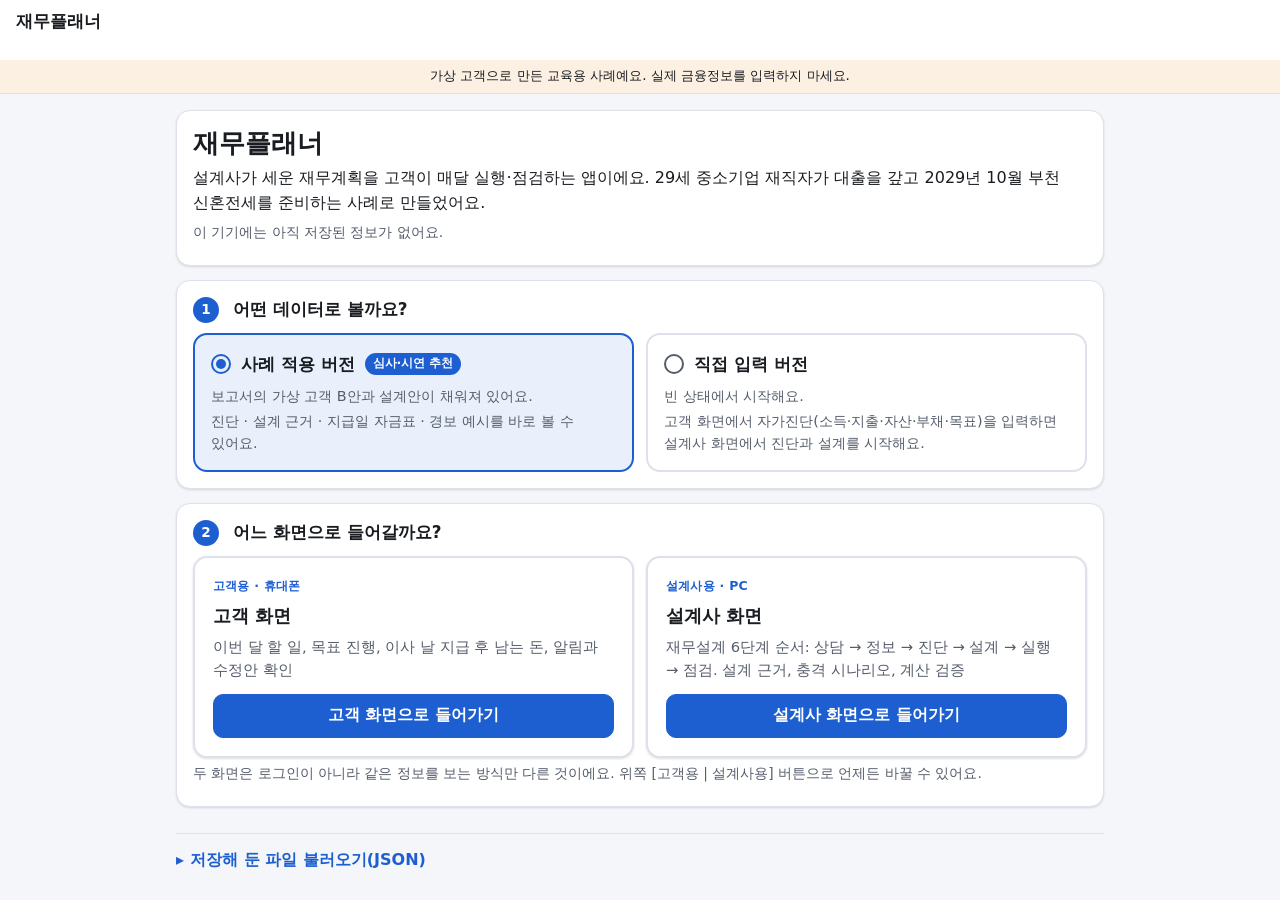
<file: index.html>
<!doctype html>
<html lang="ko">
<head>
  <meta charset="utf-8">
  <meta name="viewport" content="width=device-width, initial-scale=1, viewport-fit=cover">
  <title>재무플래너</title>
  <meta name="description" content="설계사가 주거자금 계획을 제시하고 고객이 선택한 뒤 매달 실행을 기록·점검하는 재무설계 앱(시연용, 가상 데이터)">
  <meta name="theme-color" content="#1d5fd1">
  <link rel="stylesheet" href="style.css?v=13">
  <link rel="icon" href="icons/icon-192.png" type="image/png">
  <link rel="apple-touch-icon" href="icons/apple-touch-icon.png">
  <script>
    // 웹 주소(http/https)로 열 때만 설치 정보를 붙인다. 파일로 열면(file://) 브라우저가 읽지 못해 오류만 남기 때문.
    if (/^https?:$/.test(location.protocol)) {
      var m = document.createElement('link'); m.rel = 'manifest'; m.href = 'manifest.webmanifest'; document.head.appendChild(m);
    }
  </script>
</head>
<body>
  <a class="sr-only" href="#main">본문으로 건너뛰기</a>
  <div id="app">
    <main class="customer-main" aria-busy="true">
      <div class="card"><div class="skeleton" style="width:60%"></div><div class="skeleton"></div><div class="skeleton" style="width:80%"></div></div>
      <div class="card"><div class="skeleton"></div><div class="skeleton" style="width:70%"></div></div>
      <noscript><p>이 앱은 자바스크립트가 필요합니다. 브라우저 설정에서 켜 주세요.</p></noscript>
    </main>
  </div>
  <div id="toast" class="toast-wrap" aria-live="polite"></div>

  <!-- 계산(순수 함수) — 순서 중요 -->
  <script src="src/dates.js?v=13"></script>
  <script src="src/format.js?v=13"></script>
  <script src="data/policies.js?v=13"></script>
  <script src="data/products.js?v=13"></script>
  <script src="src/policy.js?v=13"></script>
  <script src="src/judge.js?v=13"></script>
  <script src="src/engine.js?v=13"></script>
  <script src="src/metrics.js?v=13"></script>
  <script src="src/validate.js?v=13"></script>
  <script src="src/scenarios.js?v=13"></script>
  <script src="src/solver.js?v=13"></script>
  <script src="src/risk.js?v=13"></script>
  <script src="data/demo.js?v=13"></script>
  <script src="src/intake.js?v=13"></script>
  <script src="src/store.js?v=13"></script>
  <script src="src/tracking.js?v=13"></script>
  <script src="src/alerts.js?v=13"></script>
  <script src="src/csv.js?v=13"></script>
  <script src="src/proposals.js?v=13"></script>
  <script src="src/models.js?v=13"></script>
  <script src="tests/cases.js?v=13"></script>
  <!-- 화면 -->
  <script src="src/ui/components.js?v=13"></script>
  <script src="src/ui/chart.js?v=13"></script>
  <script src="src/ui/customer-home.js?v=13"></script>
  <script src="src/ui/customer-record.js?v=13"></script>
  <script src="src/ui/customer-plan.js?v=13"></script>
  <script src="src/ui/customer-alerts.js?v=13"></script>
  <script src="src/ui/customer-more.js?v=13"></script>
  <script src="src/ui/planner-shell.js?v=13"></script>
  <script src="src/ui/planner-diagnosis.js?v=13"></script>
  <script src="src/ui/planner-design.js?v=13"></script>
  <script src="src/ui/planner-review.js?v=13"></script>
  <script src="src/ui/planner-case.js?v=13"></script>
  <script src="src/ui/tour.js?v=13"></script>
  <script src="src/ui/intake.js?v=13"></script>
  <script src="src/ui/start.js?v=13"></script>
  <script src="src/ui/app.js?v=13"></script>
</body>
</html>
</file>
<file: style.css>
/* 재무플래너 — 강조색 1개(파랑) + 상태색 3개(초록·주황·빨강). 상태는 색 + 아이콘 + 글자로 함께 표시. */
:root {
  --bg: #f4f6f9;
  --surface: #ffffff;
  --surface-2: #f8f9fb;
  --text: #191c21;
  --muted: #555d6b;
  --faint: #8a93a3;
  --border: #dde2ea;
  --accent: #1d5fd1;
  --accent-bg: #e9f0fc;
  --on-accent: #ffffff;
  --ok: #1a7a35;
  --ok-bg: #e7f4ea;
  --warn: #a8510a;
  --warn-bg: #fcf0e2;
  --bad: #c22727;
  --bad-bg: #fbe9e9;
  --info: #1d5fd1;
  --info-bg: #e9f0fc;
  --shadow: 0 1px 2px rgba(16, 24, 40, 0.06), 0 1px 3px rgba(16, 24, 40, 0.08);
  --radius: 14px;
  --chart-before: #8a93a3;
  --chart-plan: #1d5fd1;
  --chart-actual: #191c21;
  --chart-trend: #c76a12;
  --chart-target: #1a7a35;
  color-scheme: light;
}

@media (prefers-color-scheme: dark) {
  :root:not([data-theme="light"]) {
    --bg: #101317;
    --surface: #1a1e25;
    --surface-2: #20252d;
    --text: #e9ebef;
    --muted: #aab2bf;
    --faint: #7d8696;
    --border: #2d333d;
    --accent: #77a8ff;
    --accent-bg: #1b2a44;
    --on-accent: #0b1220;
    --ok: #5cc879;
    --ok-bg: #16301f;
    --warn: #f2a65a;
    --warn-bg: #3a2814;
    --bad: #ff7b7b;
    --bad-bg: #3d1a1a;
    --info: #77a8ff;
    --info-bg: #1b2a44;
    --shadow: none;
    --chart-before: #7d8696;
    --chart-plan: #77a8ff;
    --chart-actual: #e9ebef;
    --chart-trend: #f2a65a;
    --chart-target: #5cc879;
    color-scheme: dark;
  }
}
:root[data-theme="dark"] {
  --bg: #101317; --surface: #1a1e25; --surface-2: #20252d; --text: #e9ebef; --muted: #aab2bf; --faint: #7d8696;
  --border: #2d333d; --accent: #77a8ff; --accent-bg: #1b2a44; --on-accent: #0b1220;
  --ok: #5cc879; --ok-bg: #16301f; --warn: #f2a65a; --warn-bg: #3a2814; --bad: #ff7b7b; --bad-bg: #3d1a1a;
  --info: #77a8ff; --info-bg: #1b2a44; --shadow: none;
  --chart-before: #7d8696; --chart-plan: #77a8ff; --chart-actual: #e9ebef; --chart-trend: #f2a65a; --chart-target: #5cc879;
  color-scheme: dark;
}

* { box-sizing: border-box; }
html { -webkit-text-size-adjust: 100%; }
body {
  margin: 0;
  background: var(--bg);
  color: var(--text);
  font: 16px/1.55 -apple-system, BlinkMacSystemFont, "Apple SD Gothic Neo", "Malgun Gothic", "Noto Sans KR", system-ui, sans-serif;
  word-break: keep-all;
  overflow-wrap: anywhere;
}
h1, h2, h3 { line-height: 1.3; margin: 0; }
h2 { font-size: 1.05rem; }
h3 { font-size: 0.98rem; }
p { margin: 0.4em 0; }
small, .small { font-size: 0.86rem; }
.muted { color: var(--muted); }
.est { color: var(--muted); }          /* 예상 값 */
.fixed-val { font-weight: 700; }       /* 확정 값 */
.num { font-variant-numeric: tabular-nums; white-space: nowrap; }
.sr-only { position: absolute; width: 1px; height: 1px; overflow: hidden; clip: rect(0 0 0 0); white-space: nowrap; }
a { color: var(--accent); }
:focus-visible { outline: 3px solid var(--accent); outline-offset: 2px; border-radius: 6px; }

/* ---------- 상단 ---------- */
.topbar {
  position: sticky; top: 0; z-index: 20;
  background: var(--surface); border-bottom: 1px solid var(--border);
}
.topbar-inner { max-width: 1280px; margin: 0 auto; padding: 8px 16px; display: flex; flex-wrap: wrap; gap: 6px 12px; align-items: center; }
.brand { font-weight: 800; font-size: 1.05rem; margin-right: auto; }
.seg { display: inline-flex; background: var(--surface-2); border: 1px solid var(--border); border-radius: 999px; padding: 3px; }
.seg button {
  min-height: 38px; padding: 0 14px; border: 0; border-radius: 999px; background: transparent;
  color: var(--muted); font: inherit; font-size: 0.92rem; font-weight: 600; cursor: pointer;
}
.seg button[aria-pressed="true"] { background: var(--accent); color: var(--on-accent); }
.context-line { width: 100%; display: flex; flex-wrap: wrap; gap: 4px 10px; align-items: center; font-size: 0.88rem; color: var(--muted); }
.context-line strong { color: var(--text); }
.demo-note { background: var(--warn-bg); color: var(--text); font-size: 0.84rem; padding: 6px 16px; text-align: center; }
/* 고객 화면(모바일)은 하단 탭이 있으므로 상단을 고정하지 않아 본문 공간을 확보 */
.customer-view .topbar { position: static; }

/* ---------- 고객 화면 레이아웃 ---------- */
.customer-main { max-width: 480px; margin: 0 auto; padding: 16px 16px 104px; display: grid; gap: 14px; }
.tabbar {
  position: fixed; left: 0; right: 0; bottom: 0; z-index: 30;
  background: var(--surface); border-top: 1px solid var(--border);
  padding-bottom: env(safe-area-inset-bottom);
}
.tabbar-inner { max-width: 480px; margin: 0 auto; display: grid; grid-template-columns: repeat(5, 1fr); }
.tabbar button {
  min-height: 58px; border: 0; background: transparent; color: var(--muted); font: inherit; font-size: 0.78rem;
  display: flex; flex-direction: column; align-items: center; justify-content: center; gap: 2px; cursor: pointer; position: relative;
}
.tabbar button .ico { font-size: 1.2rem; line-height: 1; }
.tabbar button[aria-current="page"] { color: var(--accent); font-weight: 700; }
.tabbar .dot {
  position: absolute; top: 6px; right: calc(50% - 20px); min-width: 18px; height: 18px; padding: 0 5px;
  border-radius: 9px; background: var(--bad); color: #fff; font-size: 0.7rem; line-height: 18px; font-weight: 700;
}

/* ---------- 카드·숫자 ---------- */
.card { background: var(--surface); border: 1px solid var(--border); border-radius: var(--radius); padding: 16px; box-shadow: var(--shadow); }
.card > h2 { margin-bottom: 10px; display: flex; align-items: center; gap: 6px; }
.card-head { display: flex; justify-content: space-between; align-items: center; gap: 8px; margin-bottom: 10px; }
.conclusion { font-size: 1.12rem; line-height: 1.5; }
.conclusion strong { color: var(--bad); }
.conclusion.ok strong { color: var(--ok); }
.kpis { display: grid; grid-template-columns: repeat(2, minmax(0, 1fr)); gap: 10px; }
.kpi { background: var(--surface-2); border: 1px solid var(--border); border-radius: 12px; padding: 10px 12px; min-width: 0; }
.kpi .label { font-size: 0.82rem; color: var(--muted); }
.kpi .value { font-size: 1.15rem; font-weight: 700; }
.kpi .value small { font-size: 0.78rem; font-weight: 500; color: var(--muted); margin-left: 1px; }
.kpi .sub { font-size: 0.8rem; color: var(--muted); }

/* ---------- 배지 ---------- */
.badge {
  display: inline-flex; align-items: center; gap: 4px; padding: 2px 9px; border-radius: 999px;
  font-size: 0.8rem; font-weight: 700; white-space: nowrap; border: 1px solid transparent;
}
.b-ok { background: var(--ok-bg); color: var(--ok); }
.b-warn { background: var(--warn-bg); color: var(--warn); }
.b-bad { background: var(--bad-bg); color: var(--bad); }
.b-info { background: var(--info-bg); color: var(--info); }
.b-muted { background: var(--surface-2); color: var(--muted); border-color: var(--border); }
.up { color: var(--ok); }
.down { color: var(--bad); }

/* ---------- 목록 ---------- */
.rows { list-style: none; margin: 0; padding: 0; display: grid; gap: 2px; }
.rows > li { display: flex; align-items: center; justify-content: space-between; gap: 10px; padding: 10px 0; border-bottom: 1px solid var(--border); }
.rows > li:last-child { border-bottom: 0; }
.row-main { min-width: 0; }
.row-main .t { font-weight: 600; }
.row-main .s { font-size: 0.84rem; color: var(--muted); }
.row-side { text-align: right; flex-shrink: 0; }
.rows.sub > li { padding: 6px 0 6px 12px; font-size: 0.92rem; }

/* ---------- 버튼·입력 ---------- */
.btn {
  min-height: 44px; padding: 0 16px; border-radius: 10px; border: 1px solid var(--border);
  background: var(--surface); color: var(--text); font: inherit; font-weight: 600; cursor: pointer;
  display: inline-flex; align-items: center; justify-content: center; gap: 6px; text-decoration: none;
}
.btn:hover { border-color: var(--accent); }
.btn-primary { background: var(--accent); border-color: var(--accent); color: var(--on-accent); }
.btn-danger { color: var(--bad); border-color: var(--bad); }
.btn-block { width: 100%; }
.btn-sm { min-height: 36px; padding: 0 12px; font-size: 0.88rem; }
.btn[disabled] { opacity: 0.5; cursor: not-allowed; }
.btn-row { display: flex; flex-wrap: wrap; gap: 8px; margin-top: 10px; }
.link-btn { background: none; border: 0; color: var(--accent); font: inherit; font-weight: 600; cursor: pointer; padding: 0; min-height: 44px; }

.field { display: grid; gap: 4px; margin-bottom: 12px; align-content: start; }
.field label, .field .label { font-size: 0.9rem; font-weight: 600; }
.field .hint { font-size: 0.8rem; color: var(--muted); }
input[type="text"], input[type="number"], input[type="month"], input[type="time"], select, textarea {
  width: 100%; min-height: 44px; padding: 8px 12px; border: 1px solid var(--border); border-radius: 10px;
  background: var(--surface); color: var(--text); font: inherit;
}
input:focus, select:focus { border-color: var(--accent); outline: none; box-shadow: 0 0 0 3px var(--accent-bg); }
.grid-2 { display: grid; grid-template-columns: repeat(2, minmax(0, 1fr)); gap: 0 10px; }
.choice { display: flex; align-items: center; gap: 8px; min-height: 44px; cursor: pointer; }
.choice input { width: 20px; height: 20px; accent-color: var(--accent); }
fieldset { border: 0; padding: 0; margin: 0 0 12px; }
legend { font-weight: 600; font-size: 0.9rem; margin-bottom: 4px; padding: 0; }

/* ---------- 접기·도움말 ---------- */
details.fold { border-top: 1px solid var(--border); margin-top: 12px; padding-top: 4px; }
details.fold > summary { min-height: 44px; display: flex; align-items: center; cursor: pointer; font-weight: 600; color: var(--accent); list-style: none; }
details.fold > summary::-webkit-details-marker { display: none; }
details.fold > summary::before { content: "▸"; margin-right: 6px; transition: transform .15s; }
details.fold[open] > summary::before { transform: rotate(90deg); }
details.help { display: inline-block; position: relative; vertical-align: middle; }
details.help > summary {
  list-style: none; cursor: pointer; width: 22px; height: 22px; border-radius: 50%; border: 1px solid var(--border);
  display: inline-flex; align-items: center; justify-content: center; font-size: 0.75rem; font-weight: 700; color: var(--muted);
}
details.help > summary::-webkit-details-marker { display: none; }
details.help > div {
  position: absolute; z-index: 40; top: 28px; left: -100px; width: 240px; padding: 10px 12px; border-radius: 10px;
  background: var(--surface); border: 1px solid var(--border); box-shadow: 0 6px 20px rgba(0,0,0,.15);
  font-size: 0.85rem; font-weight: 400; color: var(--text);
}

/* ---------- 알림·상태 화면 ---------- */
.notice { border-radius: 12px; padding: 10px 12px; font-size: 0.9rem; display: flex; gap: 8px; align-items: flex-start; }
.notice.warn { background: var(--warn-bg); }
.notice.bad { background: var(--bad-bg); }
.notice.info { background: var(--info-bg); }
.notice.ok { background: var(--ok-bg); }
.empty { text-align: center; padding: 24px 8px; color: var(--muted); }
.skeleton { height: 18px; border-radius: 8px; background: linear-gradient(90deg, var(--surface-2), var(--border), var(--surface-2)); background-size: 200% 100%; animation: sk 1.2s infinite; margin: 10px 0; }
@keyframes sk { to { background-position: -200% 0; } }
.toast-wrap { position: fixed; left: 0; right: 0; bottom: 76px; display: flex; justify-content: center; pointer-events: none; z-index: 50; padding: 0 16px; }
.toast { background: var(--text); color: var(--bg); padding: 10px 16px; border-radius: 12px; font-size: 0.92rem; max-width: 440px; box-shadow: 0 6px 20px rgba(0,0,0,.2); }

/* ---------- 비교 ---------- */
.compare { display: grid; grid-template-columns: repeat(2, minmax(0, 1fr)); gap: 8px; }
.compare > div { background: var(--surface-2); border: 1px solid var(--border); border-radius: 12px; padding: 10px; }
.compare .label { font-size: 0.8rem; color: var(--muted); }
.option { border: 1px solid var(--border); border-radius: 12px; padding: 12px; margin-top: 10px; }
.option.chosen { border-color: var(--accent); box-shadow: 0 0 0 2px var(--accent-bg); }
.option-head { display: flex; justify-content: space-between; gap: 8px; align-items: center; }

/* ---------- 그래프(src/ui/chart.js) ---------- */
.chart2 { margin: 0; position: relative; min-width: 0; }
.chart2:focus-visible { outline: 3px solid var(--accent); outline-offset: 4px; }
.chart-unit { font-size: 0.8rem; color: var(--muted); margin-bottom: 4px; }
.chart-plot { width: 100%; min-height: 230px; position: relative; touch-action: pan-y; }
.chart-plot svg { display: block; overflow: visible; }
.chart-empty { min-height: 120px; display: flex; align-items: center; justify-content: center; color: var(--muted); background: var(--surface-2); border-radius: 10px; font-size: 0.9rem; }
.chart-tip {
  position: absolute; top: 22px; z-index: 5; min-width: 150px; max-width: 260px; pointer-events: none;
  background: var(--surface); border: 1px solid var(--border); border-radius: 10px; padding: 8px 10px;
  box-shadow: 0 6px 18px rgba(0,0,0,.16); font-size: 0.84rem; line-height: 1.45;
}
.chart-tip[hidden] { display: none; }
.chart-tip .tip-h { font-weight: 700; margin-bottom: 2px; }
.chart-tip svg { vertical-align: middle; margin-right: 4px; }
.chart2 figcaption { margin-top: 6px; }
.chart-legend { display: flex; flex-wrap: wrap; gap: 4px 14px; font-size: 0.84rem; color: var(--text); }
.chart-legend span { display: inline-flex; align-items: center; gap: 6px; }
.chart-summary { margin-top: 6px; font-size: 0.92rem; }
.chart-summary p { margin: 2px 0; }
.chart-list { list-style: none; padding: 0; margin: 0; display: grid; gap: 2px; }
.chart-list li { display: flex; justify-content: space-between; gap: 8px; flex-wrap: wrap; border-bottom: 1px dashed var(--border); padding: 3px 0; }
.chart-head { display: flex; justify-content: space-between; align-items: center; gap: 8px; flex-wrap: wrap; margin-bottom: 6px; }
.ba-cards { margin-top: 10px; }

/* ---------- 둘러보기·안내 ---------- */
.tour {
  position: fixed; z-index: 45; left: 12px; right: 12px; bottom: 72px; max-width: 456px; margin: 0 auto;
  background: var(--surface); border: 2px solid var(--accent); border-radius: var(--radius); padding: 14px 16px;
  box-shadow: 0 10px 30px rgba(0,0,0,.22);
}
.tour h2 { font-size: 1rem; margin: 2px 0 6px; }
.tour p { font-size: 0.92rem; margin: 0; }
.tour-step { font-size: 0.78rem; color: var(--accent); font-weight: 700; }
.planner-view .tour { bottom: 16px; }
@media (min-width: 961px) { .planner-view .tour { left: auto; right: 20px; bottom: 20px; width: 400px; margin: 0; } }
.tour-on .planner-main { padding-bottom: 260px; }
.tour-on .customer-main { padding-bottom: 280px; }
.welcome { border: 2px solid var(--accent); background: var(--accent-bg); }
.stale-note { max-width: 1280px; margin: 8px auto 0; padding: 8px 16px; display: flex; gap: 10px; align-items: center; justify-content: space-between; flex-wrap: wrap; background: var(--info-bg); border-radius: 10px; font-size: 0.9rem; }

/* ---------- 바닥글 ---------- */
.footer { max-width: 1280px; margin: 0 auto; padding: 8px 16px 16px; font-size: 0.8rem; color: var(--muted); }
.customer-view .footer { max-width: 480px; padding-bottom: 92px; margin-top: -92px; }
.footer details > summary { cursor: pointer; min-height: 32px; display: flex; align-items: center; }

/* ---------- 설계사 화면(PC 1280px 우선) ---------- */
.planner-wrap { max-width: 1280px; margin: 0 auto; padding: 16px; display: grid; grid-template-columns: 236px minmax(0, 1fr); gap: 16px; align-items: start; }
.planner-main { display: grid; grid-template-columns: minmax(0, 1fr); gap: 14px; min-width: 0; }
.progress { max-width: 1280px; margin: 0 auto; padding: 10px 16px 0; }
.progress ol { list-style: none; margin: 0; padding: 0; display: grid; grid-template-columns: repeat(6, 1fr); gap: 6px; }
.progress li button {
  width: 100%; min-height: 44px; border: 1px solid var(--border); background: var(--surface); color: var(--muted);
  border-radius: 10px; font: inherit; font-size: 0.9rem; font-weight: 600; cursor: pointer;
}
.progress li button[aria-current="step"] { background: var(--accent); border-color: var(--accent); color: var(--on-accent); }
.sidebar { position: sticky; top: 104px; background: var(--surface); border: 1px solid var(--border); border-radius: var(--radius); padding: 8px; max-height: calc(100vh - 120px); overflow: auto; }
.sidebar h3 { font-size: 0.78rem; color: var(--muted); margin: 10px 8px 4px; font-weight: 700; }
.sidebar button {
  display: block; width: 100%; text-align: left; min-height: 40px; padding: 6px 10px; border: 0; border-radius: 8px;
  background: transparent; color: var(--text); font: inherit; font-size: 0.92rem; cursor: pointer;
}
.sidebar button:hover { background: var(--surface-2); }
.sidebar button[aria-current="page"] { background: var(--accent-bg); color: var(--accent); font-weight: 700; }
.page-head { display: flex; justify-content: space-between; align-items: flex-end; gap: 12px; flex-wrap: wrap; }
.page-head h1 { font-size: 1.3rem; }
.kpis.k4 { grid-template-columns: repeat(4, minmax(0, 1fr)); }
.cols-2 { display: grid; grid-template-columns: repeat(2, minmax(0, 1fr)); gap: 14px; align-items: start; }
.subtabs { display: flex; flex-wrap: wrap; gap: 6px; }
.subtabs button { min-height: 40px; padding: 0 14px; border-radius: 999px; border: 1px solid var(--border); background: var(--surface); color: var(--muted); font: inherit; font-weight: 600; cursor: pointer; }
.subtabs button[aria-current="page"] { background: var(--accent-bg); color: var(--accent); border-color: var(--accent); }

.table-wrap { overflow: auto; max-height: 70vh; border: 1px solid var(--border); border-radius: 12px; }
table.data { border-collapse: separate; border-spacing: 0; width: 100%; font-size: 0.88rem; }
table.data th, table.data td { padding: 7px 10px; border-bottom: 1px solid var(--border); text-align: right; white-space: nowrap; }
table.data th:first-child, table.data td:first-child { text-align: left; }
/* 맨 앞 열(항목 이름): 한 글자씩 끊기지 않게 최소 너비를 두고 단어 단위로만 줄바꿈 */
table.data th, table.data td { overflow-wrap: normal; word-break: keep-all; }
/* 표 칸의 width는 모든 브라우저(사파리 포함)에서 '이보다 좁아지지 않음'으로 동작한다 */
table.data th:first-child, table.data td:first-child { width: 8.5em; min-width: 8.5em; white-space: normal; line-height: 1.45; }
table.data td.l, table.data th.l { text-align: left; white-space: normal; }
table.data thead th { position: sticky; top: 0; z-index: 2; background: var(--surface-2); font-weight: 700; color: var(--muted); }
table.data tbody tr:hover td { background: var(--surface-2); }
table.data tr.hl td { background: var(--accent-bg); }
.form-inline { display: flex; flex-wrap: wrap; gap: 10px; align-items: flex-end; }
.form-inline .field { margin-bottom: 0; min-width: 120px; }

@media (max-width: 960px) {
  .planner-wrap { grid-template-columns: 1fr; }
  .sidebar { position: static; max-height: none; display: flex; flex-wrap: wrap; gap: 4px; }
  .sidebar h3 { display: none; }
  .sidebar button { white-space: nowrap; width: auto; }
  .kpis.k4, .cols-2 { grid-template-columns: repeat(2, minmax(0, 1fr)); }
  .progress ol { grid-template-columns: repeat(3, 1fr); }
}

/* ---------- 인쇄용 리포트(A4 1쪽) ---------- */
.report { background: #fff; color: #111; max-width: 794px; margin: 0 auto; padding: 28px 32px; border: 1px solid var(--border); border-radius: 8px; font-size: 13px; line-height: 1.5; }
.report h1 { font-size: 18px; margin-bottom: 4px; }
.report h2 { font-size: 14px; margin: 14px 0 6px; border-bottom: 1px solid #ccc; padding-bottom: 3px; }
.report table { width: 100%; border-collapse: collapse; font-size: 12px; }
.report td, .report th { border: 1px solid #ccc; padding: 4px 6px; text-align: left; }
.report .badge { border: 1px solid currentColor; }
@media print {
  .planner-wrap { display: block; padding: 0; }
  .sidebar, .progress, .page-head .btn-row { display: none !important; }
  .report { border: 0; padding: 0; max-width: none; }
  @page { size: A4; margin: 14mm; }
}

@media print {
  .topbar, .tabbar, .toast-wrap, .demo-note, .footer, .no-print { display: none !important; }
  body { background: #fff; }
}

/* ---------- 첫 화면: 고객정보 입력 · 화면 선택 ---------- */
.brand { background: none; border: 0; color: var(--text); font: inherit; font-weight: 800; font-size: 1.05rem; cursor: pointer; padding: 0; min-height: 44px; text-align: left; }
.intake-main, .choose-main { max-width: 960px; margin: 0 auto; padding: 16px; display: grid; gap: 14px; }
.intake-intro h1, .choose-main h1 { font-size: 1.3rem; margin-bottom: 6px; }
.legend-list { padding-left: 18px; margin: 6px 0; }
.req, .opt { display: inline-block; font-size: 0.72rem; font-weight: 700; border-radius: 6px; padding: 0 6px; line-height: 1.6; vertical-align: 1px; }
.req { background: var(--bad-bg); color: var(--bad); }
.opt { background: var(--surface-2); color: var(--muted); border: 1px solid var(--border); }
.unit-l { font-weight: 400; color: var(--muted); font-size: 0.82rem; }
.intake-grid { display: grid; gap: 14px; }
.fgrid { display: grid; grid-template-columns: minmax(0, 1fr); gap: 0 14px; }
.input-unit { display: flex; align-items: stretch; }
.input-unit input, .input-unit select { border-top-right-radius: 0; border-bottom-right-radius: 0; min-width: 0; }
.input-unit .unit { display: flex; align-items: center; padding: 0 10px; border: 1px solid var(--border); border-left: 0; border-radius: 0 10px 10px 0; background: var(--surface-2); color: var(--muted); font-size: 0.85rem; white-space: nowrap; }
input[type="date"] { width: 100%; min-height: 44px; padding: 8px 12px; border: 1px solid var(--border); border-radius: 10px; background: var(--surface); color: var(--text); font: inherit; }
.field .err, .lv-row .err { color: var(--bad); font-size: 0.84rem; font-weight: 600; margin: 0; }
.has-error input, .has-error select { border-color: var(--bad); box-shadow: 0 0 0 2px var(--bad-bg); }
fieldset.sub { border-top: 1px solid var(--border); padding-top: 10px; margin-top: 4px; }
fieldset.living { border-top: 1px solid var(--border); padding-top: 10px; margin-top: 4px; }
.lv-row { display: grid; grid-template-columns: minmax(0, 1fr) minmax(0, 1.3fr) auto; gap: 6px 10px; align-items: center; padding: 4px 0; }
.lv-row .err { grid-column: 1 / -1; }
.lv-name { font-size: 0.92rem; font-weight: 600; }
.lv-ess { display: inline-flex; align-items: center; gap: 4px; font-size: 0.86rem; min-height: 44px; cursor: pointer; }
.lv-ess input { width: 20px; height: 20px; accent-color: var(--accent); }
.lv-total { text-align: right; font-size: 0.95rem; margin-top: 6px; }
.intake-submit { padding: 8px 0 24px; }
.intake-submit-note { margin: 0 0 -4px; }
.choose-grid { display: grid; grid-template-columns: minmax(0, 1fr); gap: 12px; }
.choose-card {
  display: grid; gap: 6px; text-align: left; padding: 18px; border-radius: var(--radius); border: 2px solid var(--border);
  background: var(--surface); color: var(--text); font: inherit; cursor: pointer; box-shadow: var(--shadow); min-height: 44px;
}
.choose-card { cursor: default; align-content: start; }
.choose-card .btn { margin-top: 6px; }
.cc-tag { font-size: 0.78rem; font-weight: 700; color: var(--accent); letter-spacing: .02em; }
.topbar-actions { display: flex; gap: 6px; flex-wrap: wrap; }
.hint .ex { color: var(--muted); }
.intake-sec .notice.small { font-size: 0.86rem; }
.cc-h { font-size: 1.15rem; font-weight: 800; }
.cc-d { color: var(--muted); font-size: 0.92rem; }
.cc-go { color: var(--accent); font-weight: 700; }
dl.facts { display: grid; grid-template-columns: minmax(0, 1fr); gap: 4px; margin: 8px 0; }
dl.facts > div { display: flex; gap: 10px; flex-wrap: wrap; }
dl.facts dt { color: var(--muted); min-width: 72px; font-size: 0.9rem; }
dl.facts dd { margin: 0; font-weight: 600; }
.review-wrap { max-width: 1280px; margin: 8px auto 0; padding: 0 16px; }
.customer-view .review-wrap { max-width: 480px; }
.review-note ul { margin: 4px 0 6px; padding-left: 18px; }
ul.kv { list-style: none; padding: 0; margin: 4px 0 12px; }
ul.kv li { display: flex; justify-content: space-between; gap: 8px; flex-wrap: wrap; padding: 5px 0; border-bottom: 1px solid var(--border); font-size: 0.92rem; }
ul.kv.sub li { font-size: 0.86rem; padding: 3px 0 3px 10px; }
.card h3 { margin-top: 10px; }
.import-confirm { border: 2px solid var(--accent); }
.topbar .edit-info { white-space: nowrap; }
@media (min-width: 720px) {
  .fgrid { grid-template-columns: repeat(2, minmax(0, 1fr)); }
  .choose-grid { grid-template-columns: repeat(2, minmax(0, 1fr)); }
  dl.facts { grid-template-columns: repeat(2, minmax(0, 1fr)); }
}
@media (max-width: 420px) {
  .lv-row { grid-template-columns: minmax(0, 1fr) auto; }
  .lv-row .input-unit { grid-column: 1 / 2; grid-row: 2; }
  .lv-row .lv-ess { grid-column: 2; grid-row: 2; }
  .kpis.k4 { grid-template-columns: repeat(2, minmax(0, 1fr)); }
}
@media (max-width: 600px) {
  .cols-2 { grid-template-columns: minmax(0, 1fr); }
}
.chart-conclusion { font-size: 1.05rem; margin: 0 0 6px; }

/* 모바일 고객 화면: 위쪽 영역을 줄여 첫 화면에 내용이 더 보이게 */
.lbl-short { display: none; }
@media (max-width: 600px) {
  .customer-view .lbl-long { position: absolute; width: 1px; height: 1px; overflow: hidden; clip: rect(0 0 0 0); }
  .customer-view .lbl-short { display: inline; }
  .customer-view .topbar-inner { padding: 6px 12px; gap: 4px 8px; }
  .customer-view .topbar .brand { font-size: 1rem; }
  .customer-view .topbar-actions { margin-left: auto; }
  .customer-view .ctx-plan { display: none; }
  .customer-view .demo-note { padding: 3px 12px; font-size: 0.75rem; }
}

/* 자가진단 단계별 입력 */
.wiz-steps { list-style: none; display: flex; gap: 6px; margin: 0 0 12px; padding: 0; overflow-x: auto; }
.wiz-steps li { flex: 1 0 auto; }
.wiz-steps button { width: 100%; display: flex; align-items: center; gap: 6px; padding: 8px 10px; min-height: 44px; border: 1px solid var(--border, #d5d9e0); border-radius: 999px; background: var(--surface, #fff); color: inherit; font: inherit; font-size: 0.86rem; cursor: pointer; white-space: nowrap; }
.wiz-n { display: inline-grid; place-items: center; width: 22px; height: 22px; border-radius: 50%; background: var(--border, #d5d9e0); font-weight: 700; font-size: 0.78rem; }
.wiz-nav { display: none; justify-content: space-between; gap: 10px; margin: 14px 0 0; }
.wiz-nav .btn { min-width: 110px; }
.wiz-all { margin-top: 10px; }
form.wizard .intake-sec { display: none; }
form.wizard .wiz-nav { display: flex; }
form.wizard[data-step="1"] .intake-sec:nth-child(1), form.wizard[data-step="2"] .intake-sec:nth-child(2), form.wizard[data-step="3"] .intake-sec:nth-child(3),
form.wizard[data-step="4"] .intake-sec:nth-child(4), form.wizard[data-step="5"] .intake-sec:nth-child(5) { display: block; }
form.wizard[data-step="1"] .wiz-prev { visibility: hidden; }
form.wizard[data-step="5"] .wiz-next { display: none; }
form.wizard:not([data-step="5"]) .intake-submit .btn-primary, form.wizard:not([data-step="5"]) .intake-submit-note { display: none; }
.wiz-steps button[aria-current="step"] { border-color: var(--accent, #2f5fd0); background: var(--accent, #2f5fd0); color: #fff; font-weight: 700; }
.wiz-steps button[aria-current="step"] .wiz-n { background: #fff; color: var(--accent, #2f5fd0); }

/* 고객 홈: 목표 진행 고리 + 중간 목표 */
.hero-top { display: flex; align-items: center; gap: 16px; }
.ring { width: 118px; height: 118px; flex: none; }
.hero-num { font-size: 1.9rem; font-weight: 800; line-height: 1.2; }
.hero-num small { font-size: 0.9rem; font-weight: 600; margin-left: 4px; color: var(--muted); }
.miles-h { font-size: 0.9rem; margin: 16px 0 8px; color: var(--muted); }
.miles { list-style: none; margin: 0; padding: 0; display: grid; grid-auto-flow: column; grid-auto-columns: minmax(0, 1fr); gap: 4px; position: relative; }
.miles::before { content: ''; position: absolute; left: 8%; right: 8%; top: 13px; height: 2px; background: var(--border); }
.miles li { position: relative; display: flex; flex-direction: column; align-items: center; text-align: center; gap: 2px; font-size: 0.74rem; }
.miles .dot { width: 28px; height: 28px; border-radius: 50%; display: grid; place-items: center; background: var(--surface); border: 2px solid var(--border); font-weight: 700; font-size: 0.78rem; color: var(--muted); }
.miles .done .dot { background: var(--ok); border-color: var(--ok); color: #fff; }
.miles .next .dot { border-color: var(--accent); color: var(--accent); box-shadow: 0 0 0 4px var(--accent-bg); }
.miles .next .mt { font-weight: 700; color: var(--accent); }
.miles .mm { color: var(--muted); }

/* 상담 진행 상태 */
.flow { list-style: none; margin: 12px 0 0; padding: 0; display: grid; gap: 0; }
.flow li { display: grid; grid-template-columns: 30px 1fr; gap: 10px; padding: 0 0 14px; position: relative; }
.flow li:not(:last-child)::before { content: ''; position: absolute; left: 14px; top: 28px; bottom: 0; width: 2px; background: var(--border); }
.flow .fdot { width: 30px; height: 30px; border-radius: 50%; display: grid; place-items: center; font-weight: 700; font-size: 0.8rem; border: 2px solid var(--border); background: var(--surface); color: var(--muted); z-index: 1; }
.flow .done .fdot { background: var(--ok); border-color: var(--ok); color: #fff; }
.flow .now .fdot { border-color: var(--accent); color: var(--accent); box-shadow: 0 0 0 4px var(--accent-bg); }
.flow .ft { font-weight: 700; }
.flow .fs { font-size: 0.86rem; color: var(--muted); }
.flow .todo .ft { color: var(--muted); font-weight: 600; }

/* 설계 전 → 후 비교 목록(좁은 화면에서도 글자가 잘리지 않게 줄바꿈) */
.ba-list { list-style: none; margin: 12px 0 0; padding: 0; border-top: 1px solid var(--border); }
.ba-list li { padding: 10px 0; border-bottom: 1px solid var(--border); display: grid; gap: 6px; }
.ba-k { font-size: 0.86rem; color: var(--muted); }
.ba-v { display: flex; flex-wrap: wrap; align-items: center; gap: 6px 10px; font-variant-numeric: tabular-nums; }
.ba-b, .ba-a { display: inline-flex; align-items: center; gap: 6px; font-weight: 700; }
.ba-b { color: var(--muted); font-weight: 600; }
.ba-a { font-size: 1.05rem; }
.ba-tag { font-size: 0.7rem; font-weight: 700; padding: 1px 6px; border-radius: 999px; background: var(--surface-2, #f1f3f6); border: 1px solid var(--border); color: var(--muted); }
.ba-arrow { color: var(--faint); }
.ba-a.s-ok { color: var(--ok); } .ba-a.s-bad { color: var(--bad); }
.ba-b.s-bad { color: var(--bad); opacity: .75; }
@media (min-width: 720px) {
  .ba-list li { grid-template-columns: minmax(0, 220px) 1fr; align-items: center; }
}

/* 충격 시나리오 입력표: 칸 안에서 입력과 설명을 세로로 쌓아 겹치지 않게 */
.scn-table td { vertical-align: middle; }
.scn-table input[type="month"] { min-width: 9.5em; }
.scn-table input[name^="months"] { width: 5.5em; }
.scn-cell { display: flex; flex-direction: column; align-items: flex-start; gap: 4px; min-width: 9em; }
.scn-cell .scn-in { width: 7em; }
.scn-cell .scn-in.sm { width: 5.5em; }
.scn-row { display: inline-flex; align-items: center; gap: 6px; white-space: nowrap; }
.demo-banner { border: 2px solid var(--warn); background: var(--warn-bg); }

/* 첫 화면: 데이터 고르기(사례/직접 입력) + 화면 고르기 */
.start-hero h1 { font-size: 1.6rem; margin: 0 0 6px; }
.step-n { display: inline-grid; place-items: center; width: 26px; height: 26px; border-radius: 50%; background: var(--accent); color: #fff; font-size: 0.85rem; margin-right: 8px; vertical-align: 2px; }
.mode-grid { display: grid; gap: 12px; grid-template-columns: 1fr; }
@media (min-width: 720px) { .mode-grid { grid-template-columns: 1fr 1fr; } }
.mode-card { text-align: left; display: flex; flex-direction: column; gap: 8px; padding: 16px; border: 2px solid var(--border); border-radius: 14px; background: var(--surface); color: inherit; font: inherit; cursor: pointer; min-height: 44px; }
.mode-card:hover { border-color: var(--accent); }
.mode-card.on { border-color: var(--accent); background: var(--accent-bg); }
.mc-top { display: flex; align-items: center; gap: 10px; flex-wrap: wrap; }
.mc-radio { width: 20px; height: 20px; border-radius: 50%; border: 2px solid var(--muted); flex: none; position: relative; }
.mode-card.on .mc-radio { border-color: var(--accent); }
.mode-card.on .mc-radio::after { content: ''; position: absolute; inset: 3px; border-radius: 50%; background: var(--accent); }
.mc-title { font-weight: 800; font-size: 1.05rem; }
.mc-tag { font-size: 0.72rem; font-weight: 700; padding: 2px 8px; border-radius: 999px; background: var(--accent); color: #fff; }
.mc-lines { display: flex; flex-direction: column; gap: 2px; font-size: 0.9rem; color: var(--muted); }
.mc-note { font-size: 0.82rem; color: var(--warn); font-weight: 600; }
</file>
